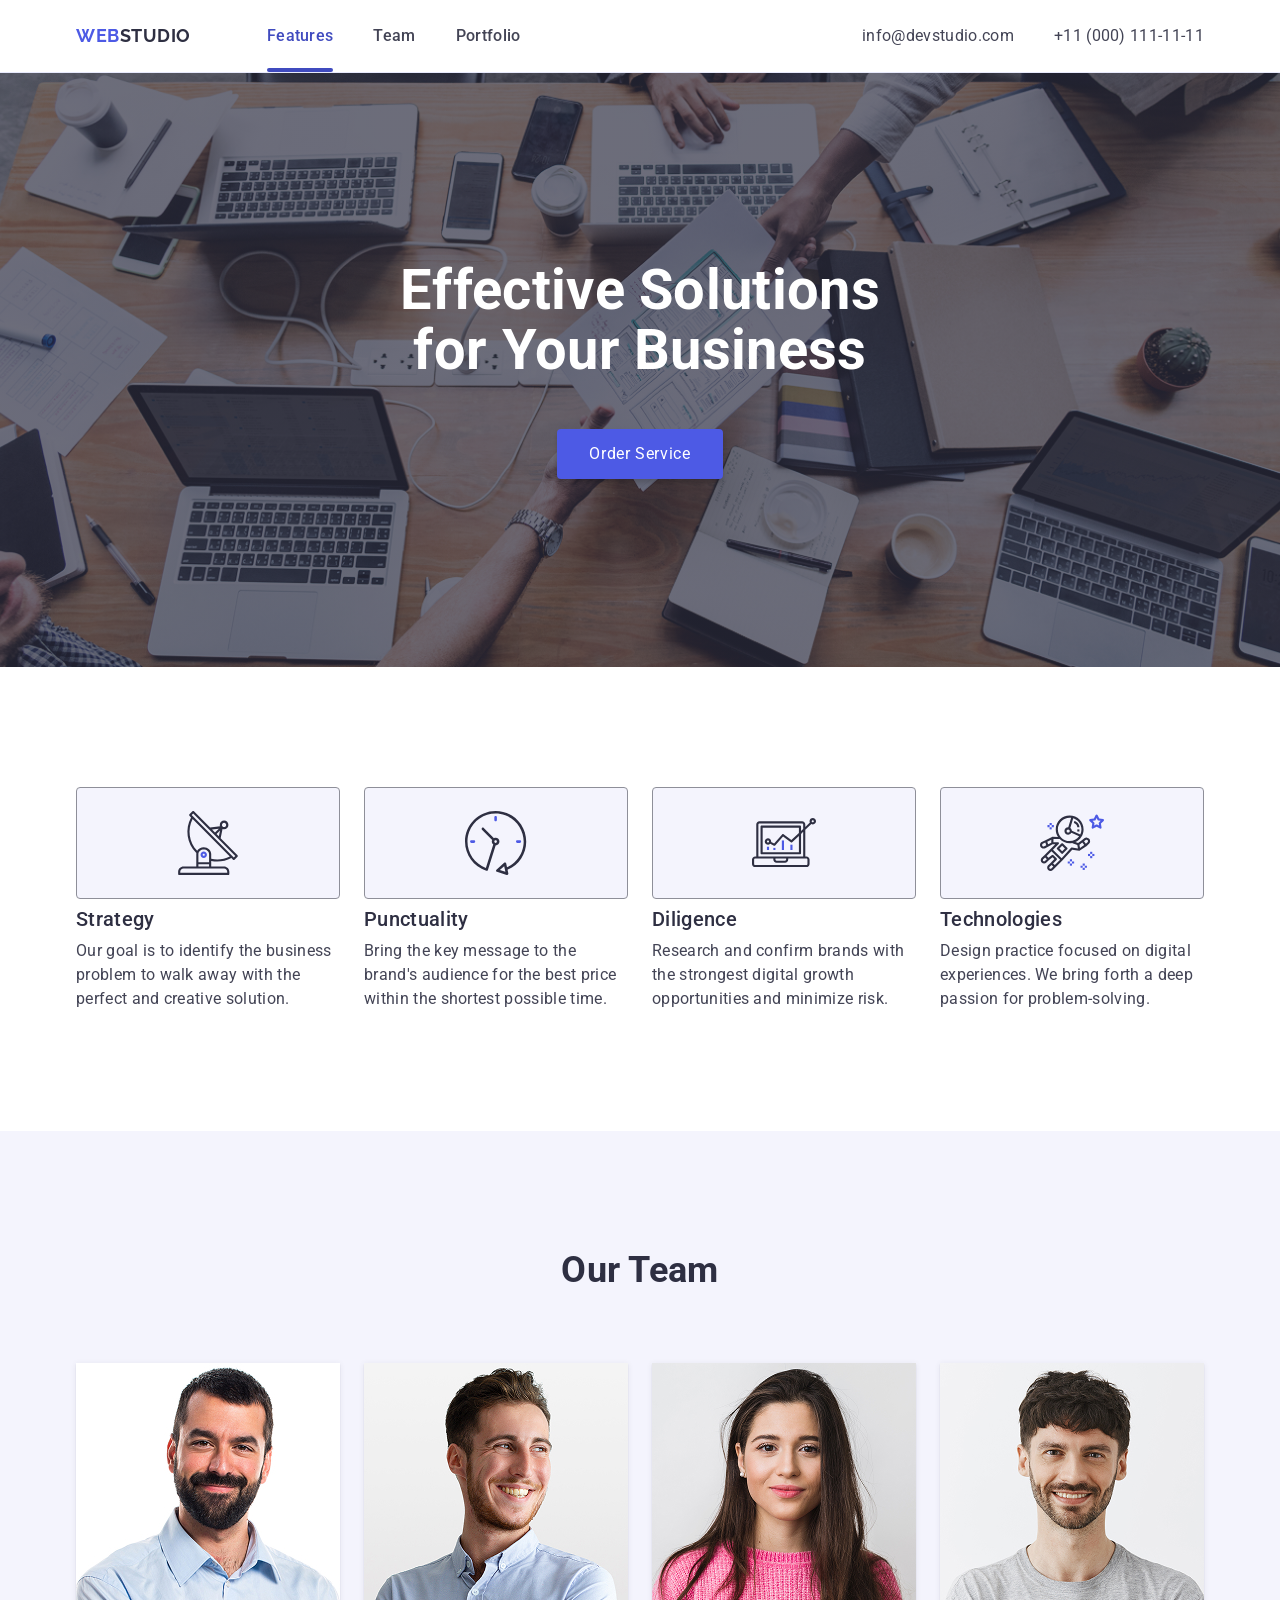
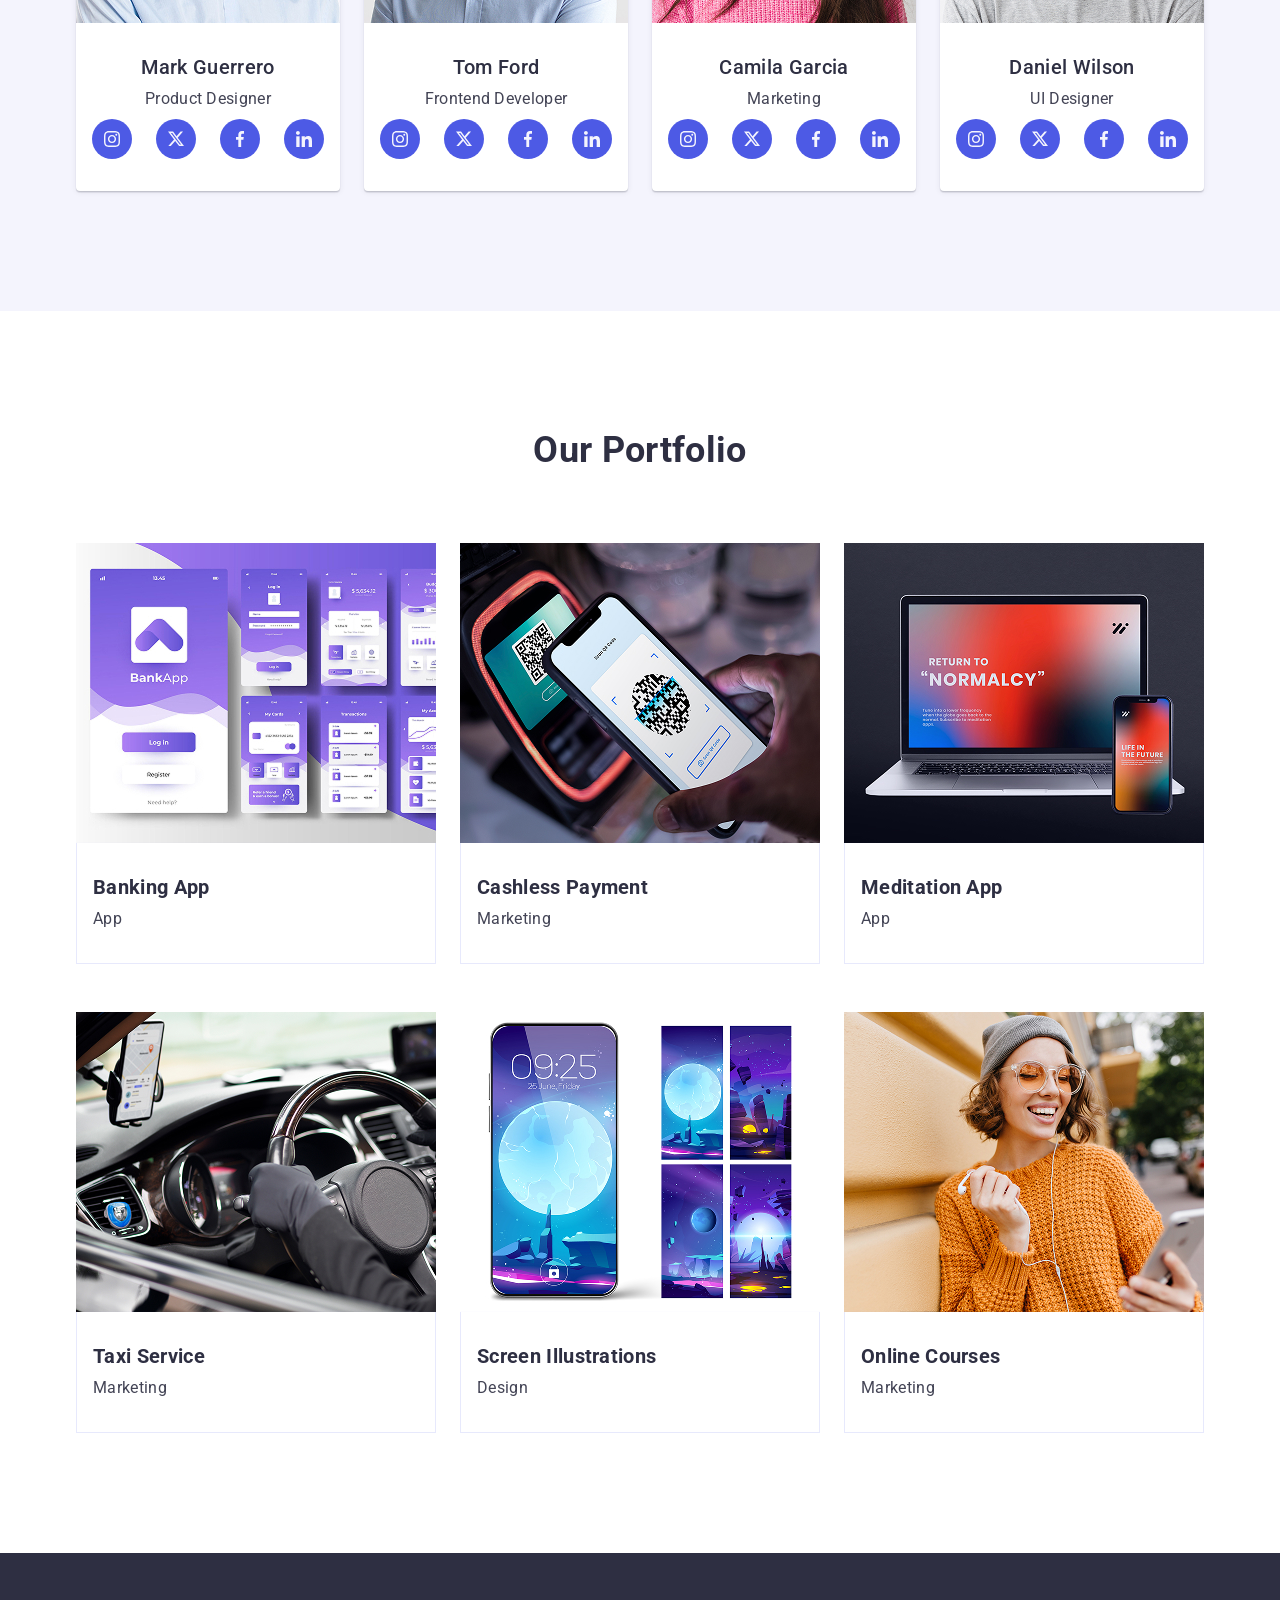
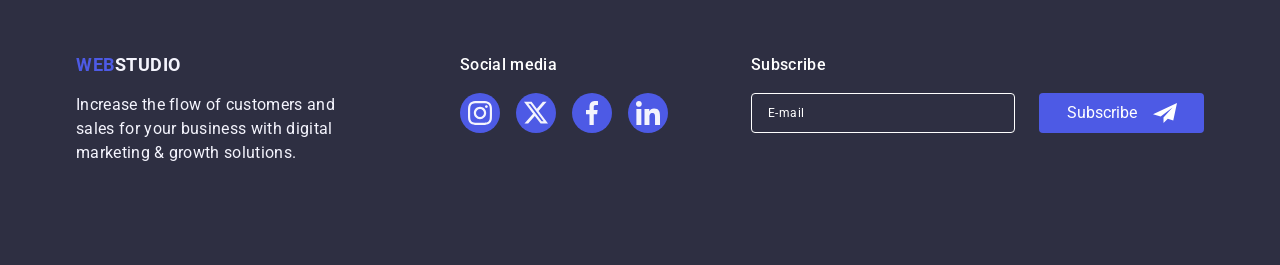
<file: index.html>
<!doctype html>
<html lang="en">
  <head>
    <meta charset="UTF-8" />
    <meta name="viewport" content="width=device-width, initial-scale=1.0" />
    <title>WebStudio</title>
    <link rel="preconnect" href="https://fonts.googleapis.com" />
    <link rel="preconnect" href="https://fonts.gstatic.com" crossorigin />
    <link
      href="https://fonts.googleapis.com/css2?family=Raleway:ital,wght@0,100..900;1,100..900&family=Roboto:ital,wght@0,100..900;1,100..900&display=swap"
      rel="stylesheet"
    />
    <link
      rel="stylesheet"
      href="https://cdnjs.cloudflare.com/ajax/libs/modern-normalize/3.0.1/modern-normalize.min.css"
      integrity="sha512-q6WgHqiHlKyOqslT/lgBgodhd03Wp4BEqKeW6nNtlOY4quzyG3VoQKFrieaCeSnuVseNKRGpGeDU3qPmabCANg=="
      crossorigin="anonymous"
      referrerpolicy="no-referrer"
    />
    <link rel="stylesheet" href="./css/main.css" />
  </head>
  <body>
    <!-- Header section-->
    <header class="header" id="header">
      <div class="container">
        <a class="logo" href="./index.html"
          ><span class="accent">Web</span>Studio</a
        >
        <nav class="main-nav">
          <ul class="main-nav-list">
            <li class="main-nav-item">
              <a class="main-nav-link current" href="#features">Features</a>
            </li>
            <li class="main-nav-item">
              <a class="main-nav-link" href="#team">Team</a>
            </li>
            <li class="main-nav-item">
              <a class="main-nav-link" href="#portfolio">Portfolio</a>
            </li>
          </ul>
        </nav>
        <address class="contacts">
          <ul class="contacts-list">
            <li class="contacts-item">
              <a class="contacts-link" href="mailto:info@devstudio.com"
                >info@devstudio.com</a
              >
            </li>
            <li class="contacts-item">
              <a class="contacts-link" href="tel:+110001111111"
                >+11 (000) 111-11-11</a
              >
            </li>
          </ul>
        </address>
        <button
          class="mobile-menu-btn"
          type="button"
          aria-label="Open menu"
          aria-controls="mobile-menu"
        >
          <svg class="mobile-menu-btn-icon" width="24" height="24">
            <use href="./images/icons.svg#menu"></use>
          </svg>
        </button>
      </div>
    </header>
    <!-- Main section-->
    <main>
      <!-- Hero section-->
      <section class="hero" id="hero">
        <div class="container">
          <h1 class="hero-title">Effective Solutions for Your Business</h1>
          <button class="button" type="button">Order&nbsp;Service</button>
        </div>
      </section>
      <!-- Features section-->
      <section class="features section" id="features">
        <div class="container">
          <h2 class="sr-only">Our features</h2>
          <ul class="features-list">
            <li class="features-item">
              <div class="features-wrapper">
                <svg class="features-icon" width="64" height="64">
                  <use href="./images/icons.svg#antena"></use>
                </svg>
              </div>
              <h3 class="features-title">Strategy</h3>
              <p class="features-text">
                Our goal is to identify the business problem to walk away with
                the perfect and creative solution.
              </p>
            </li>
            <li class="features-item">
              <div class="features-wrapper">
                <svg class="features-icon" width="64" height="64">
                  <use href="./images/icons.svg#clock"></use>
                </svg>
              </div>
              <h3 class="features-title">Punctuality</h3>
              <p class="features-text">
                Bring the key message to the brand's audience for the best price
                within the shortest possible time.
              </p>
            </li>
            <li class="features-item">
              <div class="features-wrapper">
                <svg class="features-icon" width="64" height="64">
                  <use href="./images/icons.svg#diagram"></use>
                </svg>
              </div>
              <h3 class="features-title">Diligence</h3>
              <p class="features-text">
                Research and confirm brands with the strongest digital growth
                opportunities and minimize risk.
              </p>
            </li>
            <li class="features-item">
              <div class="features-wrapper">
                <svg class="features-icon" width="64" height="64">
                  <use href="./images/icons.svg#astronaut"></use>
                </svg>
              </div>
              <h3 class="features-title">Technologies</h3>
              <p class="features-text">
                Design practice focused on digital experiences. We bring forth a
                deep passion for problem-solving.
              </p>
            </li>
          </ul>
        </div>
      </section>
      <!-- Team section-->
      <section class="team section" id="team">
        <div class="container">
          <h2 class="team-title">Our Team</h2>
          <ul class="team-list">
            <li class="team-item">
              <img
                class="team-image"
                src="./images/team-1.jpg"
                srcset="./images/team-1.jpg 1x, ./images/team-1@2x.jpg 2x"
                alt="Mark Guerrero"
                width="264"
                height="260"
              />
              <div class="card-content">
                <h3 class="team-caption">Mark Guerrero</h3>
                <p class="team-text">Product Designer</p>
                <ul class="socials">
                  <li class="socials-item">
                    <a
                      class="socials-link"
                      href="https://instagram.com"
                      target="_blank"
                      rel="noopener noreferrer"
                    >
                      <svg class="socials-icon" width="16" height="16">
                        <use href="./images/icons.svg#instagram"></use>
                      </svg>
                    </a>
                  </li>
                  <li class="socials-item">
                    <a
                      class="socials-link"
                      href="https://twitter.com"
                      target="_blank"
                      rel="noopener noreferrer"
                    >
                      <svg class="socials-icon" width="16" height="16">
                        <use href="./images/icons.svg#twitter"></use>
                      </svg>
                    </a>
                  </li>
                  <li class="socials-item">
                    <a
                      class="socials-link"
                      href="https://facebook.com"
                      target="_blank"
                      rel="noopener noreferrer"
                    >
                      <svg class="socials-icon" width="16" height="16">
                        <use href="./images/icons.svg#facebook"></use>
                      </svg>
                    </a>
                  </li>
                  <li class="socials-item">
                    <a
                      class="socials-link"
                      href="https://linkedin.com"
                      target="_blank"
                      rel="noopener noreferrer"
                    >
                      <svg class="socials-icon" width="16" height="16">
                        <use href="./images/icons.svg#linkedin"></use>
                      </svg>
                    </a>
                  </li>
                </ul>
              </div>
            </li>

            <li class="team-item">
              <img
                class="team-image"
                src="./images/team-2.jpg"
                srcset="./images/team-2.jpg 1x, ./images/team-2@2x.jpg 2x"
                alt="Tom Ford"
                width="264"
                height="260"
              />

              <div class="card-content">
                <h3 class="team-caption">Tom Ford</h3>
                <p class="team-text">Frontend Developer</p>
                <ul class="socials">
                  <li class="socials-item">
                    <a
                      class="socials-link"
                      href="https://instagram.com"
                      target="_blank"
                      rel="noopener noreferrer"
                    >
                      <svg class="socials-icon" width="16" height="16">
                        <use href="./images/icons.svg#instagram"></use>
                      </svg>
                    </a>
                  </li>
                  <li class="socials-item">
                    <a
                      class="socials-link"
                      href="https://twitter.com"
                      target="_blank"
                      rel="noopener noreferrer"
                    >
                      <svg class="socials-icon" width="16" height="16">
                        <use href="./images/icons.svg#twitter"></use>
                      </svg>
                    </a>
                  </li>
                  <li class="socials-item">
                    <a
                      class="socials-link"
                      href="https://facebook.com"
                      target="_blank"
                      rel="noopener noreferrer"
                    >
                      <svg class="socials-icon" width="16" height="16">
                        <use href="./images/icons.svg#facebook"></use>
                      </svg>
                    </a>
                  </li>
                  <li class="socials-item">
                    <a
                      class="socials-link"
                      href="https://linkedin.com"
                      target="_blank"
                      rel="noopener noreferrer"
                    >
                      <svg class="socials-icon" width="16" height="16">
                        <use href="./images/icons.svg#linkedin"></use>
                      </svg>
                    </a>
                  </li>
                </ul>
              </div>
            </li>
            <li class="team-item">
              <img
                class="team-image"
                src="./images/team-3.jpg"
                srcset="./images/team-3.jpg 1x, ./images/team-3@2x.jpg 2x"
                alt="Camila Garcia"
                width="264"
                height="260"
              />
              <div class="card-content">
                <h3 class="team-caption">Camila Garcia</h3>
                <p class="team-text">Marketing</p>
                <ul class="socials">
                  <li class="socials-item">
                    <a
                      class="socials-link"
                      href="https://instagram.com"
                      target="_blank"
                      rel="noopener noreferrer"
                    >
                      <svg class="socials-icon" width="16" height="16">
                        <use href="./images/icons.svg#instagram"></use>
                      </svg>
                    </a>
                  </li>
                  <li class="socials-item">
                    <a
                      class="socials-link"
                      href="https://twitter.com"
                      target="_blank"
                      rel="noopener noreferrer"
                    >
                      <svg class="socials-icon" width="16" height="16">
                        <use href="./images/icons.svg#twitter"></use>
                      </svg>
                    </a>
                  </li>
                  <li class="socials-item">
                    <a
                      class="socials-link"
                      href="https://facebook.com"
                      target="_blank"
                      rel="noopener noreferrer"
                    >
                      <svg class="socials-icon" width="16" height="16">
                        <use href="./images/icons.svg#facebook"></use>
                      </svg>
                    </a>
                  </li>
                  <li class="socials-item">
                    <a
                      class="socials-link"
                      href="https://linkedin.com"
                      target="_blank"
                      rel="noopener noreferrer"
                    >
                      <svg class="socials-icon" width="16" height="16">
                        <use href="./images/icons.svg#linkedin"></use>
                      </svg>
                    </a>
                  </li>
                </ul>
              </div>
            </li>
            <li class="team-item">
              <img
                class="team-image"
                src="./images/team-4.jpg"
                srcset="./images/team-4.jpg 1x, ./images/team-4@2x.jpg 2x"
                alt="Daniel Wilson"
                width="264"
                height="260"
              />
              <div class="card-content">
                <h3 class="team-caption">Daniel Wilson</h3>
                <p class="team-text">UI Designer</p>
                <ul class="socials">
                  <li class="socials-item">
                    <a
                      class="socials-link"
                      href="https://instagram.com"
                      target="_blank"
                      rel="noopener noreferrer"
                    >
                      <svg class="socials-icon" width="16" height="16">
                        <use href="./images/icons.svg#instagram"></use>
                      </svg>
                    </a>
                  </li>
                  <li class="socials-item">
                    <a
                      class="socials-link"
                      href="https://twitter.com"
                      target="_blank"
                      rel="noopener noreferrer"
                    >
                      <svg class="socials-icon" width="16" height="16">
                        <use href="./images/icons.svg#twitter"></use>
                      </svg>
                    </a>
                  </li>
                  <li class="socials-item">
                    <a
                      class="socials-link"
                      href="https://facebook.com"
                      target="_blank"
                      rel="noopener noreferrer"
                    >
                      <svg class="socials-icon" width="16" height="16">
                        <use href="./images/icons.svg#facebook"></use>
                      </svg>
                    </a>
                  </li>
                  <li class="socials-item">
                    <a
                      class="socials-link"
                      href="https://linkedin.com"
                      target="_blank"
                      rel="noopener noreferrer"
                    >
                      <svg class="socials-icon" width="16" height="16">
                        <use href="./images/icons.svg#linkedin"></use>
                      </svg>
                    </a>
                  </li>
                </ul>
              </div>
            </li>
          </ul>
        </div>
      </section>
      <!--Portfolio section-->
      <section class="portfolio section" id="portfolio">
        <div class="container">
          <h2 class="portfolio-title">Our Portfolio</h2>
          <ul class="portfolio-list">
            <li class="portfolio-item" tabindex="0">
              <div class="portfolio-thumb">
                <img
                  class="portfolio-ill"
                  src="./images/portfolio-1.jpg"
                  srcset="
                    ./images/portfolio-1.jpg    1x,
                    ./images/portfolio-1@2x.jpg 2x
                  "
                  alt="Mobile banking app user interface"
                  width="360"
                  height="300"
                />
                <p class="overlay">
                  14 Stylish and User-Friendly App Design Concepts · Task
                  Manager App · Calorie Tracker App · Exotic Fruit Ecommerce App
                  · Cloud Storage App
                </p>
              </div>
              <div class="project-card">
                <h3 class="portfolio-caption">Banking App</h3>
                <p class="portfolio-text">App</p>
              </div>
            </li>
            <li class="portfolio-item" tabindex="0">
              <div class="portfolio-thumb">
                <img
                  class="portfolio-ill"
                  src="./images/portfolio-2.jpg"
                  srcset="
                    ./images/portfolio-2.jpg    1x,
                    ./images/portfolio-2@2x.jpg 2x
                  "
                  alt="Contactless payment using a smartphone at a terminal"
                  width="360"
                  height="300"
                />
                <p class="overlay">
                  14 Stylish and User-Friendly App Design Concepts · Task
                  Manager App · Calorie Tracker App · Exotic Fruit Ecommerce App
                  · Cloud Storage App
                </p>
              </div>
              <div class="project-card">
                <h3 class="portfolio-caption">Cashless Payment</h3>
                <p class="portfolio-text">Marketing</p>
              </div>
            </li>
            <li class="portfolio-item" tabindex="0">
              <div class="portfolio-thumb">
                <img
                  class="portfolio-ill"
                  src="./images/portfolio-3.jpg"
                  srcset="
                    ./images/portfolio-3.jpg    1x,
                    ./images/portfolio-3@2x.jpg 2x
                  "
                  alt="Laptop and smartphone showing the meditation app interface"
                  width="360"
                  height="300"
                />
                <p class="overlay">
                  14 Stylish and User-Friendly App Design Concepts · Task
                  Manager App · Calorie Tracker App · Exotic Fruit Ecommerce App
                  · Cloud Storage App
                </p>
              </div>
              <div class="project-card">
                <h3 class="portfolio-caption">Meditation App</h3>
                <p class="portfolio-text">App</p>
              </div>
            </li>
            <li class="portfolio-item" tabindex="0">
              <div class="portfolio-thumb">
                <img
                  class="portfolio-ill"
                  src="./images/portfolio-4.jpg"
                  srcset="
                    ./images/portfolio-4.jpg    1x,
                    ./images/portfolio-4@2x.jpg 2x
                  "
                  alt="Smartphone displaying a taxi app mouted on a car dashboard"
                  width="360"
                  height="300"
                />
                <p class="overlay">
                  14 Stylish and User-Friendly App Design Concepts · Task
                  Manager App · Calorie Tracker App · Exotic Fruit Ecommerce App
                  · Cloud Storage App
                </p>
              </div>
              <div class="project-card">
                <h3 class="portfolio-caption">Taxi Service</h3>
                <p class="portfolio-text">Marketing</p>
              </div>
            </li>
            <li class="portfolio-item" tabindex="0">
              <div class="portfolio-thumb">
                <img
                  class="portfolio-ill"
                  src="./images/portfolio-5.jpg"
                  srcset="
                    ./images/portfolio-5.jpg    1x,
                    ./images/portfolio-5@2x.jpg 2x
                  "
                  alt="Set of colorful digital illustrations on a smartphone screens"
                  width="360"
                  height="300"
                />
                <p class="overlay">
                  14 Stylish and User-Friendly App Design Concepts · Task
                  Manager App · Calorie Tracker App · Exotic Fruit Ecommerce App
                  · Cloud Storage App
                </p>
              </div>
              <div class="project-card">
                <h3 class="portfolio-caption">Screen Illustrations</h3>
                <p class="portfolio-text">Design</p>
              </div>
            </li>
            <li class="portfolio-item" tabindex="0">
              <div class="portfolio-thumb">
                <img
                  class="portfolio-ill"
                  src="./images/portfolio-6.jpg"
                  srcset="
                    ./images/portfolio-6.jpg    1x,
                    ./images/portfolio-6@2x.jpg 2x
                  "
                  alt="Smiling woman in a yellow sweater holding a smartphone"
                  width="360"
                  height="300"
                />
                <p class="overlay">
                  14 Stylish and User-Friendly App Design Concepts · Task
                  Manager App · Calorie Tracker App · Exotic Fruit Ecommerce App
                  · Cloud Storage App
                </p>
              </div>
              <div class="project-card">
                <h3 class="portfolio-caption">Online Courses</h3>
                <p class="portfolio-text">Marketing</p>
              </div>
            </li>
          </ul>
        </div>
      </section>
    </main>
    <!-- Footer section-->
    <footer class="footer" id="footer">
      <div class="container">
        <div class="footer-slogan">
          <a class="footer-logo" href="./index.html" rel="noopener noreferrer"
            ><span class="accent">Web</span>Studio</a
          >
          <p class="footer-text">
            Increase the flow of customers and sales for your business with
            digital marketing & growth solutions.
          </p>
        </div>

        <div class="footer-wrapper">
          <p class="footer-title">Social media</p>
          <ul class="socials socials-light">
            <li class="socials-item">
              <a
                class="socials-link"
                href="https://instagram.com"
                target="_blank"
                rel="noopener noreferrer"
              >
                <svg class="socials-icon" width="24" height="24">
                  <use href="./images/icons.svg#instagram"></use>
                </svg>
              </a>
            </li>
            <li class="socials-item">
              <a
                class="socials-link"
                href="https://twitter.com"
                target="_blank"
                rel="noopener noreferrer"
              >
                <svg class="socials-icon" width="24" height="24">
                  <use href="./images/icons.svg#twitter"></use>
                </svg>
              </a>
            </li>
            <li class="socials-item">
              <a
                class="socials-link"
                href="https://facebook.com"
                target="_blank"
                rel="noopener noreferrer"
              >
                <svg class="socials-icon" width="24" height="24">
                  <use href="./images/icons.svg#facebook"></use>
                </svg>
              </a>
            </li>
            <li class="socials-item">
              <a
                class="socials-link"
                href="https://linkedin.com"
                target="_blank"
                rel="noopener noreferrer"
              >
                <svg class="socials-icon" width="24" height="24">
                  <use href="./images/icons.svg#linkedin"></use>
                </svg>
              </a>
            </li>
          </ul>
        </div>
        <div class="footer-wrapper-form">
          <p class="footer-title-form">Subscribe</p>
          <form class="footer-form" name="subscription">
            <label class="footer-form-field">
              <input
                class="footer-form-input"
                type="email"
                name="user_subscription"
                placeholder="E-mail"
              />
            </label>
            <button class="footer-form-button" type="submit">
              Subscribe
              <svg class="button-icon" width="24" height="24">
                <use href="./images/icons.svg#send"></use>
              </svg>
            </button>
          </form>
        </div>
      </div>
    </footer>
    <!-- Mobile menu -->

    <div class="mobile-menu" id="mobile-menu">
      <div class="mobile-menu-container">
        <button class="mobile-menu-btn" type="button" aria-label="Close menu">
          <svg class="mobile-menu-btn-icon" width="8" height="8">
            <use href="./images/icons.svg#close"></use>
          </svg>
        </button>
        <nav>
          <ul class="mobile-menu-list">
            <li class="mobile-menu-item">
              <a href="#features" class="mobile-menu-link active">Features</a>
            </li>
            <li class="mobile-menu-item">
              <a href="#team" class="mobile-menu-link">Team</a>
            </li>
            <li class="mobile-menu-item">
              <a href="#portfolio" class="mobile-menu-link">Portfolio</a>
            </li>
          </ul>
        </nav>
        <div class="mobile-menu-wrapper">
          <address class="contacts">
            <ul class="contacts-list">
              <li class="contacts-item">
                <a class="contacts-link active" href="tel:+110001111111"
                  >+11 (000) 111-11-11</a
                >
              </li>
              <li class="contacts-item">
                <a class="contacts-link" href="mailto:info@devstudio.com"
                  >info@devstudio.com</a
                >
              </li>
            </ul>
          </address>
          <ul class="socials socials-light">
            <li class="socials-item">
              <a
                class="socials-link"
                href="https://instagram.com"
                target="_blank"
                rel="noopener noreferrer"
              >
                <svg class="socials-icon" width="24" height="24">
                  <use href="./images/icons.svg#instagram"></use>
                </svg>
              </a>
            </li>
            <li class="socials-item">
              <a
                class="socials-link"
                href="https://twitter.com"
                target="_blank"
                rel="noopener noreferrer"
              >
                <svg class="socials-icon" width="24" height="24">
                  <use href="./images/icons.svg#twitter"></use>
                </svg>
              </a>
            </li>
            <li class="socials-item">
              <a
                class="socials-link"
                href="https://facebook.com"
                target="_blank"
                rel="noopener noreferrer"
              >
                <svg class="socials-icon" width="24" height="24">
                  <use href="./images/icons.svg#facebook"></use>
                </svg>
              </a>
            </li>
            <li class="socials-item">
              <a
                class="socials-link"
                href="https://linkedin.com"
                target="_blank"
                rel="noopener noreferrer"
              >
                <svg class="socials-icon" width="24" height="24">
                  <use href="./images/icons.svg#linkedin"></use>
                </svg>
              </a>
            </li>
          </ul>
        </div>
      </div>
    </div>
    <!-- Modal window-->
    <div class="backdrop" id="modal">
      <div class="modal">
        <button class="modal-btn" type="button" aria-label="Close modal button">
          <svg class="modal-btn-icon" width="8" height="8">
            <use href="./images/icons.svg#close"></use>
          </svg>
        </button>
        <p class="modal-caption">
          Leave your contacts and we will call you back
        </p>
        <form class="modal-form" name="callback">
          <div class="modal-form-field">
            <label class="modal-form-label" for="user_name">Name</label>
            <div class="modal-form-wrapper">
              <input
                class="modal-form-input"
                type="text"
                id="user_name"
                name="user_name"
              />
              <svg class="modal-form-icon" width="18" height="24">
                <use href="./images/icons.svg#person"></use>
              </svg>
            </div>
          </div>
          <div class="modal-form-field">
            <label class="modal-form-label" for="user_phone">Phone</label>
            <div class="modal-form-wrapper">
              <input
                class="modal-form-input"
                type="tel"
                id="user_phone"
                name="user_phone"
              />
              <svg class="modal-form-icon" width="18" height="24">
                <use href="./images/icons.svg#phone"></use>
              </svg>
            </div>
          </div>
          <div class="modal-form-field">
            <label class="modal-form-label" for="user_email">Email</label>
            <div class="modal-form-wrapper">
              <input
                class="modal-form-input"
                type="email"
                id="user_email"
                name="user_email"
              />
              <svg class="modal-form-icon" width="18" height="24">
                <use href="./images/icons.svg#email"></use>
              </svg>
            </div>
          </div>
          <div class="modal-form-field">
            <label class="modal-form-label" for="user_comment">Comment</label>
            <div class="modal-form-wrapper">
              <textarea
                class="modal-form-comment"
                name="user_comment"
                id="user_comment"
                placeholder="Text input"
              ></textarea>
            </div>
          </div>
          <div class="modal-form-agreement">
            <input
              class="checkbox sr-only"
              type="checkbox"
              name="user_policy"
              id="user_policy"
            />
            <label class="modal-form-policy" for="user_policy">
              <span class="modal-form-checkbox">
                <svg class="modal-form-checkbox-icon" width="10" height="8">
                  <use href="./images/icons.svg#check-mark"></use>
                </svg>
              </span>
              I accept the terms and conditions of the
              <a
                class="modal-form-link"
                href="#"
                target="_blank"
                rel="noopener noreferrer"
                >Privacy Policy</a
              >
            </label>
          </div>
          <button class="button modal-btn-submit" type="submit">Send</button>
        </form>
      </div>
    </div>
  </body>
</html>
</file>
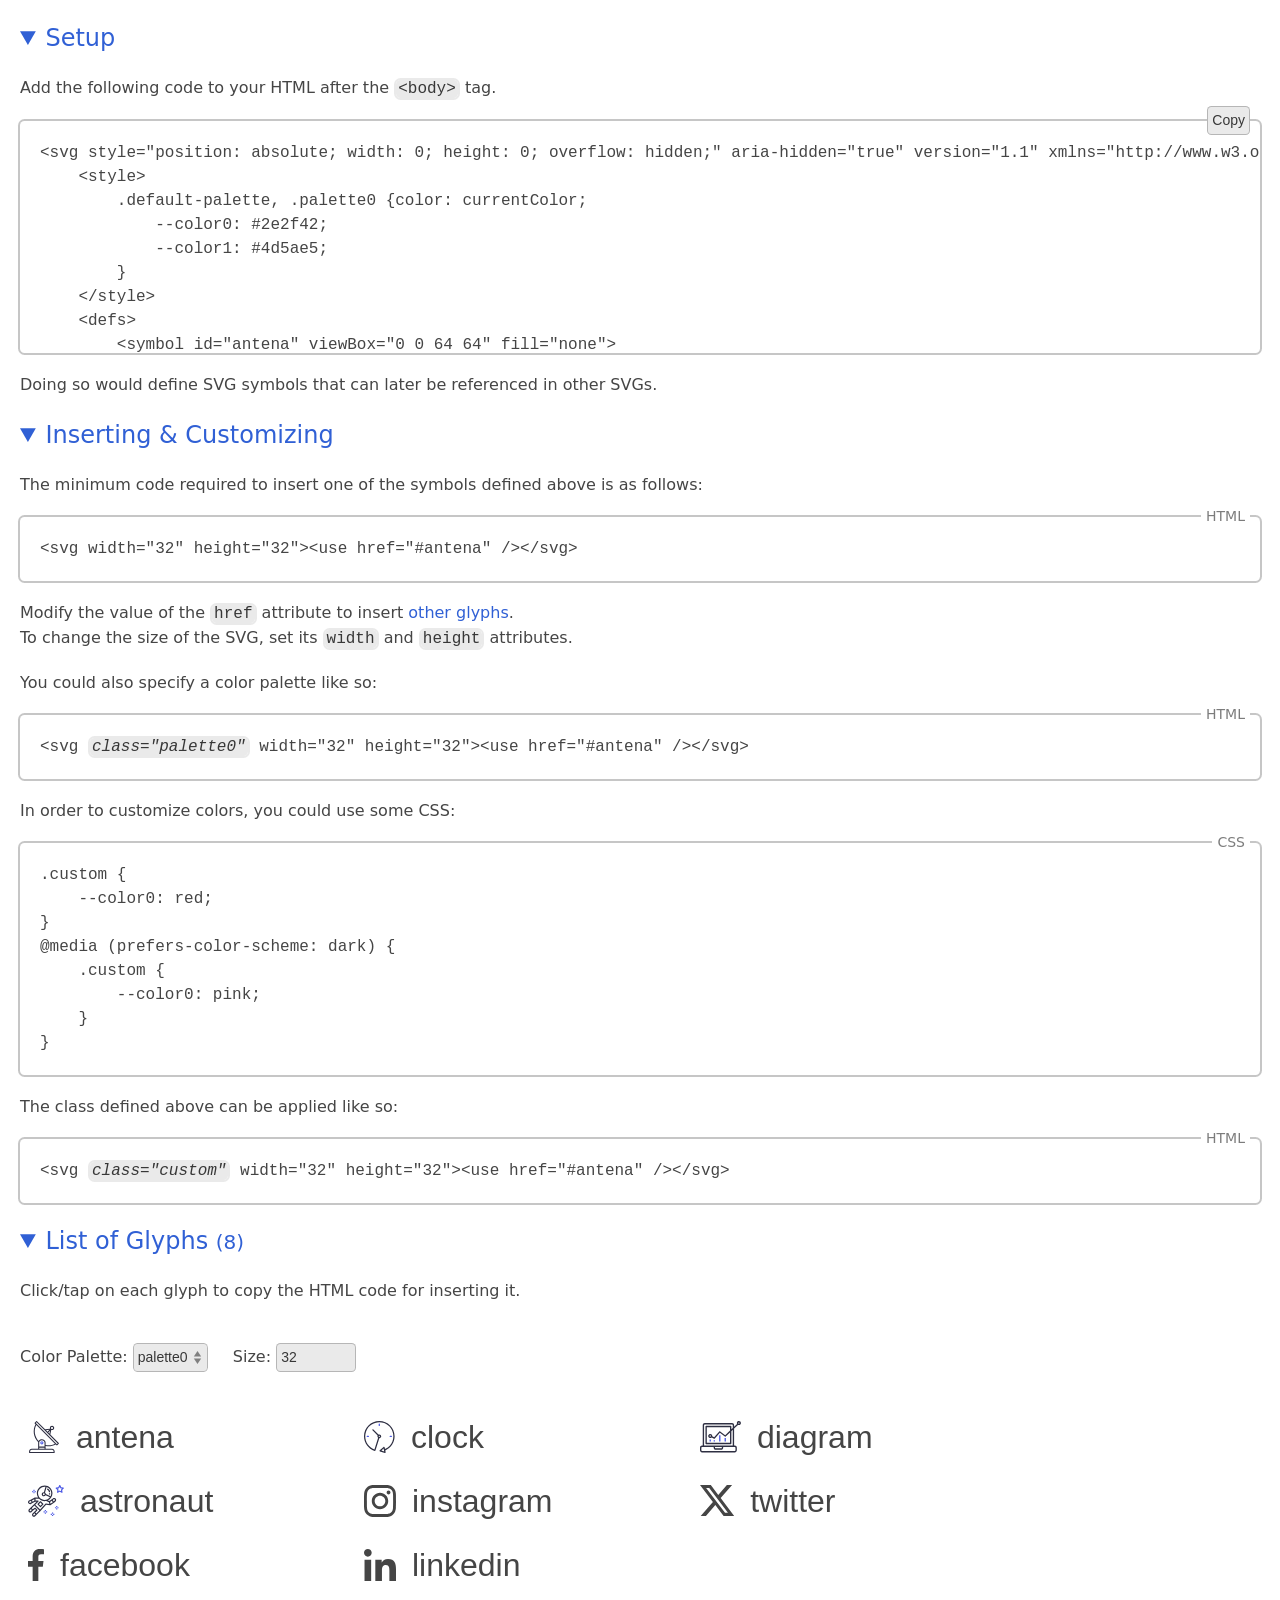
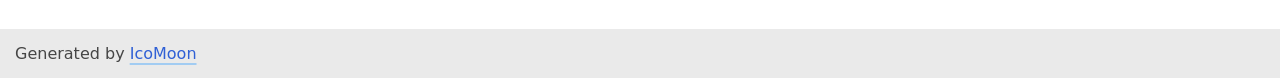
<file: images/demo.html>
<!doctype html>
<html lang="en">
<head>
    <title>SVG symbol defs | Demo &amp; Reference</title>
    <meta charset="utf-8">
    <meta name="viewport" content="width=device-width, initial-scale=1">
    <meta name="description" content="">
    <!-- The following CSS is not required for using generated glyphs. -->
    <style>::selection{color:var(--off7);background:var(--blue2)}a{color:var(--blue0);text-decoration:none}a:active{color:var(--off7)}@media (hover){a:hover{color:var(--off7)}}.decoratedLinks a{text-decoration:underline;text-decoration-thickness:2px;text-decoration-skip-ink:none;text-decoration-color:var(--color, var(--blue2));text-underline-offset:4px;transition:text-decoration .3s,text-decoration-color .5s,text-underline-offset .3s,color .2s}.decoratedLinks a:hover{--color: var(--off5);text-underline-offset:6px}.decoratedLinks ._noLine,.undecoratedLinks a{text-decoration:none}.decoratedLinks a:focus-visible{text-decoration:none}@keyframes focusRingAnimation{0%{outline-width:4px}}:root,:root.light{color-scheme:light;background:var(--on2);color:var(--fg);font-family:ui-sans-serif,system-ui,-apple-system,sans-serif;font-size:16px;line-height:1.5;--bg: #eaeaea;--fg: #454545;--red-rgb: 215, 0, 21;--red: rgb(var(--red-rgb));--orange: rgb(242, 141, 0);--green: #00a100;--focus: rgba(0, 195, 255, .8);--blue0: #3060d5;--blue2: #a2ccf2;--on2: #fff;--off4: rgba(0, 0, 0, .2254);--off5: rgba(0, 0, 0, .5127);--off6: rgba(0, 0, 0, .7659);--off7: #000}@media (prefers-color-scheme: dark){:root{color-scheme:dark;--bg: #242424;--fg: #bababa;--red-rgb: 255, 105, 97;--red: rgb(var(--red-rgb));--orange: rgb(255, 159, 10);--green: #5eba6e;--focus: rgba(0, 137, 179, .8);--blue0: #8abbef;--blue2: #3e6486;--on2: #000;--off4: rgba(255, 255, 255, .1649);--off5: rgba(255, 255, 255, .4257);--off6: rgba(255, 255, 255, .8142);--off7: #fff}}:root.dark{color-scheme:dark;--bg: #242424;--fg: #bababa;--red-rgb: 255, 105, 97;--red: rgb(var(--red-rgb));--orange: rgb(255, 159, 10);--green: #5eba6e;--focus: rgba(0, 137, 179, .8);--blue0: #8abbef;--blue2: #3e6486;--on2: #000;--off4: rgba(255, 255, 255, .1649);--off5: rgba(255, 255, 255, .4257);--off6: rgba(255, 255, 255, .8142);--off7: #fff}.mvn{margin-bottom:0;margin-top:0}.rltv{position:relative}.monospace,code,pre{font-family:ui-monospace,SFMono-Regular,SF Mono,Menlo,Consolas,Liberation Mono,monospace}body{margin:0;min-height:calc(100vh - 20px);padding-top:20px}details,section{padding:0 20px}details{margin-bottom:20px}details[open]{margin-bottom:0}summary{color:var(--blue0);cursor:default;font-size:1.5em;width:fit-content}summary:hover,summary:active{color:var(--off7)}h1,summary{font-weight:500}h1,strong,code,em{color:var(--off6)}code,em{background:var(--bg);box-shadow:0 0 0 2px var(--bg);margin:0 2px;padding:0 2px}footer{background:var(--bg);line-height:19px;margin-top:20px;padding:15px;position:sticky;top:100%}p{max-width:76ch}p,pre{margin-bottom:20px;margin-top:20px}ul{list-style-position:inside;margin:20px 0;padding:20px}.br0,a,button,code,em,input,pre,select,summary,textarea,ul{border-radius:4.5px}input,select,.copy{box-shadow:inset 0 0 0 1px var(--off4);background-color:var(--bg);border:0;color:var(--off6);font-size:14px;line-height:19px;margin:0;padding:5px}input:hover,input:active,select:hover,select:active,.copy:hover,.copy:active{color:var(--off7);box-shadow:inset 0 0 0 1px var(--off5)}input:focus,select:focus,.copy:focus{box-shadow:none}select{appearance:none;background-image:url([data-uri]);background-position:right center;background-repeat:no-repeat;background-size:1.5em 50%;padding-right:20px}label{display:inline-block;margin:20px 20px 0 0}:focus-visible{outline:3px solid;outline-color:var(--focus);box-shadow:none}:focus-visible:not(:invalid){animation:focusRingAnimation .2s}pre{box-shadow:0 0 0 2px var(--off4);overflow:scroll;padding:20px;position:relative}textarea{background:none;border:0;box-shadow:0 0 0 2px var(--off4);color:var(--fg);display:block;font-size:1rem;margin:10px 0;min-height:1.5em;padding:5px;resize:vertical;width:calc(100% - 10px)}[data-lang]{position:relative}[data-lang]:after{background:var(--on2);border-radius:4.5px;color:var(--off5);content:attr(data-lang);font-size:14px;line-height:1;padding:2px 5px;position:absolute;right:10px;top:-.7em}.copy{position:absolute;right:10px;top:-15px}.copy:disabled{background:var(--on2);box-shadow:inset 0 0 0 1px var(--green);color:var(--green);font-weight:600}
._demo_glyphs {
    background: var(--background, transparent);
    display: flex;
    flex-wrap: wrap;
    margin: 20px -20px 0;
    padding: 5px 20px 20px;
}

@media (prefers-color-scheme: dark) {
    :root.light ._demo_glyphs {
        background: var(--background, #000);
        color: #bababa;
        --on2: #000;
        --off4: currentColor;
        --green: #5eba6e;
    }
}
@media (prefers-color-scheme: light) {
    :root.light ._demo_glyphs {
        background: var(--background, #fff);
        color: #454545;
        --on2: #fff;
        --off4: currentColor;
        --green: #00a100;
    }
}

._demo_glyph {
    background: none;
    border: none;
    color: var(--color);
    font-family: sans-serif !important;
    font-size: var(--glyph-size);
    line-height: 1;
    margin: 1rem 1rem 0 0;
    overflow: hidden;
    padding: 0.5rem;
    padding: max(0.5rem, 0.15625em);
    text-align: left;
    text-overflow: ellipsis;
    white-space: nowrap;
    width: 10em;
    width: max(10em, 15rem);
}
._demo_glyph span {
    pointer-events: none;
}
.centered {
    display: flex;
    align-items: center;
}
.glyphTitle {
    overflow: hidden;
    text-overflow: ellipsis;
    line-height: 1.25;
}
button._demo_glyph:hover {
    box-shadow: 0 0 0 2px var(--color, var(--off4));
}
button._demo_glyph:active {
    box-shadow: 0 0 0 2px var(--color, var(--fg));
}
button._demo_glyph._demo_copied {
    box-shadow: 0 0 0 2px var(--green);
}
._demo_copied {
    position: relative;
}
._demo_copied::before {
    content: "";
}
._demo_copied::after {
    align-items: center;
    background: linear-gradient(to left, var(--background, var(--on2)) 8ch, transparent);
    color: var(--color, var(--green));
    content: "✓ Copied";
    display: flex;
    font-family: ui-sans-serif,system-ui,-apple-system,sans-serif !important;
    font-size: max(1rem, 0.5em);
    height: 100%;
    justify-content: right;
    line-height: 1;
    padding-right: 0.5em;
    position: absolute;
    right: 0;
    top: 0;
    width: 50%;
}
#_demo_defs-wrapper {position: relative;} #_demo_setup {max-height: 8lh;} #_demo_size {width: 5em;} ._demo_glyph svg {flex-shrink: 0; margin-right: 1rem; pointer-events: none;} body {--glyph-size: 32px;}</style>
</head>
<body>
<svg style="position: absolute; width: 0; height: 0; overflow: hidden;" aria-hidden="true" version="1.1" xmlns="http://www.w3.org/2000/svg" xmlns:xlink="http://www.w3.org/1999/xlink">
    <style>
        .default-palette, .palette0 {color: currentColor;
            --color0: #2e2f42;
            --color1: #4d5ae5;
        }
    </style>
    <defs>
        <symbol id="antena" viewBox="0 0 64 64" fill="none">
            <path fill="var(--color0, #2e2f42)" d="M61.5463 44.1952 44.6599 27.1851l1.8741-9.231c0.4836 0.1888 0.9978 0.2875 1.5168 0.2912h0.0128c2.3846 0.0282 4.3404-1.882 4.3687-4.2665s-1.882-4.3404-4.2665-4.3687c-2.3846-0.0281-4.3404 1.882-4.3687 4.2666-6e-3 0.5102 0.0784 1.0174 0.2495 1.4982l-9.92 1.2107L17.9452 0.32C17.7467 0.1175 17.4757 23e-4 17.1921 0c-0.28 15e-4-0.5481 0.1129-0.7466 0.3104l-3.0251 3.008c-0.4164 0.4165-0.4164 1.0917 0 1.5083l1.6277 1.6512c-6.3061 11.5958-4.2578 25.9556 5.039 35.3258 0.0853 0.0816 0.1842 0.1476 0.2922 0.1952-0.0672 0.361-0.1022 0.7272-0.1045 1.0944v12.3734h-12.8C4.5308 55.4701 2.145 57.856 2.1415 60.8l0 2.1333C2.1415 63.5224 2.6191 64 3.2082 64h49.0666c0.5891 0 1.0667-0.4776 1.0667-1.0667V60.8c-35e-4-2.944-2.3893-5.3299-5.3333-5.3333h-12.8v-5.4838c2.0052 0.4206 4.0482 0.635 6.097 0.64 4.9163-53e-4 9.7543-1.2309 14.08-3.5669l1.6363 1.6459c0.1985 0.2025 0.4695 0.3177 0.7531 0.32 0.28-15e-4 0.5481-0.113 0.7466-0.3104l3.0251-3.008c0.4164-0.4166 0.4164-1.0918 0-1.5083zM46.5596 12.4661c0.8354-0.8309 2.1862-0.8272 3.017 82e-4 0.8309 0.8353 0.8272 2.1861-82e-4 3.0169-0.3998 0.3977-0.9409 0.6209-1.5049 0.6208h-64e-4c-1.1781-61e-4-2.1284-0.9661-2.1223-2.1444 3e-3-0.564 0.2291-1.1037 0.629-1.5015zM44.0487 19.4752l-1.1968 5.8912-2.351-2.3648zM42.837 17.6715l-3.84 3.8176-2.9707-2.9867zM48.0082 57.6c1.7673 0 3.2 1.4327 3.2 3.2v1.0667H4.2748l0-1.0667c0-1.7673 1.4327-3.2 3.2-3.2zM33.0748 53.3333v2.1334H22.4081v-2.1334zM22.4081 51.2v-8.1067c0-2.5877 2.3926-4.6933 5.3334-4.6933s5.3333 2.1056 5.3333 4.6933V51.2zM35.2082 47.808v-4.7147c0-3.7642-3.3494-6.8266-7.4667-6.8266-2.6622-0.0408-5.1515 1.3142-6.5622 3.5722-8.1154-8.5476-9.9429-21.2904-4.5572-31.7742l37.2037 37.4169c-5.7448 2.9224-12.3303 3.7452-18.6176 2.3264zM57.7863 46.4405 17.1815 5.5915 15.6721 4.0789l1.5094-1.504 15.8698 15.9595c75e-4 0 0.0118 0.0139 0.0193 0.0192l26.2293 26.3829z" />
            <path fill="var(--color1, #4d5ae5)" d="M27.7511 40.5333h-96e-4c-1.7673-26e-4-3.2021 1.4279-3.2048 3.1952-27e-4 1.7674 1.4279 3.2022 3.1952 3.2048h96e-4c1.7673 27e-4 3.2021-1.4278 3.2048-3.1952 26e-4-1.7673-1.4279-3.2021-3.1952-3.2048zM28.4978 44.4896c-0.2008 0.1997-0.473 0.3115-0.7563 0.3104-0.5891-31e-4-1.0641-0.4831-1.0611-1.0721 15e-4-0.282 0.1146-0.5519 0.3144-0.7508 0.1986-0.1975 0.4667-0.309 0.7467-0.3104 0.5891 3e-3 1.0641 0.483 1.0611 1.0721-15e-4 0.282-0.1146 0.5519-0.3144 0.7508z" />
        </symbol>
        <symbol id="clock" viewBox="0 0 62 64" fill="var(--color1, #4d5ae5)">
            <path fill="var(--color0, #2e2f42)" d="M61.2183 30.6025C61.2149 13.6978 47.5078-34e-4 30.6025 0 13.6978 34e-4-34e-4 13.7109 0 30.6157 29e-4 43.9316 8.6138 55.7178 21.2988 59.7681c0.1211 0.0381 0.2471 0.0576 0.3736 0.0571 0.2412-5e-4 0.4775-0.0649 0.685-0.1875 0.27-0.1597 0.4717-0.4136 0.5664-0.7129l7.73-24.5c2.1133-0.0107 3.8174-1.7329 3.8062-3.8457-0.0108-2.1133-1.7325-3.8174-3.8457-3.8066-0.5684 24e-4-1.1294 0.1333-1.6402 0.3828L18.7622 16.9419c-0.5068-0.4893-1.314-0.4751-1.8032 0.0312-0.4776 0.4947-0.4776 1.2779 0 1.7725l10.2065 10.2183c-0.7832 1.5986-0.3354 3.5283 1.0728 4.6181L20.873 56.9277C6.3174 51.5659-1.1357 35.4199 4.2261 20.8643 9.5879 6.3086 25.7339-1.1445 40.2896 4.2173 54.8452 9.5791 62.2983 25.7256 56.9365 40.2808c-2.6196 7.1113-8.0019 12.8623-14.9243 15.9467l-0.7959-3.7485c-0.1455-0.689-0.8227-1.1294-1.5117-0.9834-0.2173 0.0464-0.419 0.1485-0.585 0.2964l-7.6738 6.8511c-0.5264 0.4682-0.5732 1.2744-0.1045 1.8008 0.1524 0.1709 0.3477 0.2978 0.5664 0.3676l9.7974 3.127c0.6704 0.2153 1.3887-0.1533 1.604-0.8242 0.0683-0.2119 0.0796-0.4375 0.0337-0.6553l-0.7822-3.6782c11.3286-4.7759 18.684-15.8843 18.6577-28.1783zM30.6094 29.3272c0.7041 0 1.2754 0.5712 1.2754 1.2753 0 0.7046-0.5713 1.2754-1.2754 1.2754-0.7046 0-1.2754-0.5708-1.2754-1.2754 0-0.7041 0.5708-1.2753 1.2754-1.2753zM34.8101 59.0552l4.3681-3.8965 1.2056 5.6807z" />
            <path d="M29.334 6.3701v2.5508c0 0.7046 0.5708 1.2754 1.2754 1.2754 0.7041 0 1.2753-0.5708 1.2753-1.2754V6.3701c0-0.7041-0.5712-1.2754-1.2753-1.2754-0.7046 0-1.2754 0.5713-1.2754 1.2754z" />
            <path d="M6.377 29.3271c-0.7046 0-1.2754 0.5713-1.2754 1.2754 0 0.7046 0.5708 1.2754 1.2753 1.2754h2.5507c0.7046 0 1.2754-0.5708 1.2754-1.2754 0-0.7041-0.5708-1.2754-1.2754-1.2754z" />
            <path d="M54.8412 31.8779c0.7046 0 1.2754-0.5708 1.2754-1.2754 0-0.7041-0.5708-1.2754-1.2754-1.2754h-2.5507c-0.7041 0-1.2754 0.5713-1.2754 1.2754 0 0.7046 0.5713 1.2754 1.2754 1.2754z" />
        </symbol>
        <symbol id="diagram" viewBox="0 0 64 50" fill="var(--color1, #4d5ae5)">
            <path d="M29.851 22.4329h2.1323v9.5949H29.851z" />
            <path d="M38.3799 26.6973h2.1322v5.3305h-2.1322z" />
            <path d="M21.3222 29.8956h2.1322v2.1322h-2.1322z" />
            <path d="M14.9255 28.8295h2.1322v3.1983h-2.1322z" />
            <path fill="var(--color0, #2e2f42)" d="M3.1983 49.0856h51.1732c1.7663 0 3.1984-1.4321 3.1984-3.1983v-4.2645c0-1.7662-1.4321-3.1983-3.1984-3.1983h-1.0661V11.8379l6.0557-5.7366c1.4055 0.6929 3.1067 0.2723 4.0265-0.9974 0.9204-1.2691 0.7913-3.0166-0.305-4.1369s-2.8402-1.2873-4.1296-0.3956c-1.2889 0.8922-1.747 2.5835-1.0849 4.0042l-4.5627 4.3253V6.4412c0-1.7662-1.432-3.1983-3.1983-3.1983l-42.6443 0c-1.7663 0-3.1984 1.4321-3.1984 3.1983l0 31.9833H3.1983C1.4321 38.4245 0 39.8566 0 41.6228v4.2645c0 1.7662 1.4321 3.1983 3.1983 3.1983zM60.7682 2.1768c0.5887 0 1.0661 0.4774 1.0661 1.0661S61.3569 4.309 60.7682 4.309c-0.5888 0-1.0661-0.4773-1.0661-1.0661s0.4773-1.0661 1.0661-1.0661zM6.3967 6.4412c0-0.5887 0.4773-1.0661 1.0661-1.0661l42.6443 0c0.5887 0 1.0661 0.4774 1.0661 1.0661v4.4774l-2.1322 2.026V8.5735c0-0.5888-0.4774-1.0662-1.0661-1.0662L9.595 7.5074c-0.5888-1e-4-1.0661 0.4773-1.0661 1.066l0 26.6527c0 0.5887 0.4773 1.0661 1.0661 1.0661h38.3799c0.5887 0 1.0661-0.4774 1.0661-1.0661V15.8774l2.1322-2.0203v24.5674H6.3967zM15.9916 20.3006c-1.4424-41e-4-2.709 0.9568-3.0926 2.3473-0.3837 1.3904 0.2103 2.8651 1.4508 3.6012 1.24 0.7361 2.8199 0.5513 3.8563-0.4518l3.7059 1.8594c0.4305 0.2155 0.9526 0.1145 1.2727-0.2452l7.8777-8.8625 7.7438 5.8027c0.4154 0.3113 0.9954 0.2779 1.3722-0.0786l6.7304-6.3754v16.2624H10.6611V9.6396l36.2477 0v5.3206l-7.543 7.1432-7.8089-5.8543c-0.4435-0.3321-1.0677-0.2696-1.4362 0.1442l-7.9859 8.9854-2.9855-1.4929c0.0219-0.1281 0.0354-0.2572 0.0407-0.3868 0-1.7663-1.4321-3.1984-3.1984-3.1984zM17.0577 23.499c0 0.5887-0.4773 1.0661-1.0661 1.0661-0.5887 0-1.0661-0.4774-1.0661-1.0661 0-0.5888 0.4774-1.0661 1.0661-1.0661 0.5888 0 1.0661 0.4773 1.0661 1.0661zM23.4544 40.5567h10.6611v1.0661c0 0.5888-0.4774 1.0661-1.0661 1.0661h-8.5289c-0.5888 0-1.0661-0.4773-1.0661-1.0661zM2.1322 41.6228c0-0.5887 0.4774-1.0661 1.0661-1.0661h18.1239v1.0661c0 1.7663 1.432 3.1983 3.1983 3.1983h8.5289c1.7662 0 3.1983-1.432 3.1983-3.1983v-1.0661h18.1238c0.5888 0 1.0661 0.4774 1.0661 1.0661v4.2645c0 0.5887-0.4773 1.0661-1.0661 1.0661H3.1983c-0.5887 0-1.0661-0.4774-1.0661-1.0661z" />
        </symbol>
        <symbol id="astronaut" viewBox="0 0 64 57" fill="var(--color1, #4d5ae5)">
            <path d="M63.9481 5.2908c-0.1259-0.3851-0.4587-0.6666-0.8608-0.7254l-3.8208-0.5558-1.7099-3.4625c-0.3584-0.7296-1.5541-0.7296-1.9125 0l-1.7099 3.4624-3.821 0.5558c-0.4021 0.0587-0.7348 0.3393-0.8618 0.7254-0.1248 0.3862-0.0214 0.8107 0.2698 1.0934l2.766 2.6956-0.6528 3.8059c-0.0683 0.4 0.096 0.8043 0.4235 1.0433 0.3318 0.2411 0.7648 0.2708 1.1243 0.081l3.4176-1.7974 3.4177 1.7974c0.1558 0.0821 0.3275 0.1226 0.4971 0.1226 0.2208 0 0.4417-0.0683 0.6273-0.2038 0.3285-0.2388 0.4928-0.6432 0.4235-1.0432l-0.6527-3.806 2.7659-2.6955c0.2897-0.2838 0.3944-0.7073 0.2695-1.0934zM59.0223 7.9447c-0.2507 0.2443-0.3659 0.5984-0.3062 0.944l0.3819 2.2283-2.001-1.0518c-0.1558-0.0821-0.3264-0.1226-0.4972-0.1226-0.1706 0-0.3402 0.0405-0.4971 0.1226l-2.0011 1.0518 0.3818-2.2283c0.0598-0.3456-0.0555-0.6986-0.3061-0.944L52.557 6.3661l2.2379-0.3254c0.3478-0.0501 0.6476-0.2688 0.8033-0.5835l1.0005-2.0267 1.0005 2.0267c0.1558 0.3146 0.4555 0.5334 0.8033 0.5835l2.2379 0.3254z" />
            <path d="M52.2669 37.2871h-2.1334v2.1334h2.1334z" />
            <path d="M52.2669 41.5539h-2.1334v2.1334h2.1334z" />
            <path d="M54.4004 39.4205h-2.1335v2.1334h2.1335z" />
            <path d="M50.1335 39.4205h-2.1333v2.1334h2.1333z" />
            <path d="M44.8001 49.0206h-2.1334v2.1334h2.1334z" />
            <path d="M44.8001 53.2873h-2.1334v2.1334h2.1334z" />
            <path d="M46.9336 51.1541l-2.1335-1e-4v2.1333l2.1335 2e-4z" />
            <path d="M42.6667 51.154l-2.1334 1e-4v2.1334l2.1334-2e-4z" />
            <path d="M32 44.754h-2.1334v2.1334H32z" />
            <path d="M32 49.0206h-2.1334v2.1334H32z" />
            <path d="M34.1334 46.8872 32 46.8874v2.1332h2.1334z" />
            <path d="M29.8666 46.8874l-2.1334-2e-4v2.1334h2.1334z" />
            <path d="M11.733 8.4866l-2.1334 0 0 2.1334h2.1334z" />
            <path d="M11.733 12.7534H9.5996l0 2.1334h2.1334z" />
            <path d="M13.8663 10.6201 11.733 10.62v2.1334l2.1333 1e-4z" />
            <path d="M9.5996 10.62l-2.1334 1e-4 0 2.1334 2.1334-1e-4z" />
            <path fill="var(--color0, #2e2f42)" d="M49.4295 24.5616c-0.5749-0.7755-1.4186-1.2747-2.3765-1.4092-0.9622-0.1365-1.9116 0.1163-2.6796 0.704l-2.5035 1.919-11e-4 11e-4-3.7954 2.8341-2.7157-1.0816c4.8427-2.1728 8.2273-7.0166 8.2273-12.6402 0-7.646-6.2454-13.8668-13.9223-13.8668S15.7405 7.2428 15.7405 14.8888c0 2.7713 0.8287 5.3483 2.24 7.5169l-5.5276-0.048c-32e-4 0-64e-4 0-96e-4 0-0.0171 0-0.0309 85e-4-0.0469 96e-4-0.1056 43e-4-0.2091 0.0256-0.3104 0.0619-0.0256 96e-4-0.0522 0.015-0.0767 0.0266-0.0128 54e-4-0.0256 64e-4-0.0384 0.0128l-6.4662 3.1925c-11e-4 0-21e-4 0-21e-4 1e-3l-3.7868 1.821c-0.0417 0.0182-0.0843 0.0427-0.1259 0.0704-1.5094 1.0048-2.0236 2.9782-1.1968 4.591 0.4405 0.8576 1.1904 1.4891 2.112 1.7781 0.3553 0.1109 0.7179 0.1654 1.0784 0.1654 0.5793 0 1.1532-0.1419 1.6789-0.4224l2.7756-1.4763 4.528-2.3381 2.7137-0.016L4.3963 40.6663c-1e-3 12e-4-21e-4 12e-4-33e-4 22e-4l-2.6774 2.6666c-0.6325 0.6294-0.9802 1.4645-0.9802 2.3553 0 0.8896 0.3477 1.7269 0.9802 2.3574 0.6497 0.6464 1.5041 0.9707 2.3584 0.9707 0.8556 0 1.7088-0.3243 2.3606-0.9707l2.6283-2.6176 3.4816-2.5996 1.8017 1.7942-3.5233 3.5083c-1e-3 11e-4-21e-4 11e-4-33e-4 21e-4l-2.6774 2.6667c-0.6325 0.6293-0.9802 1.4645-0.9802 2.3552 0 0.8897 0.3477 1.7269 0.9802 2.3575 0.6497 0.6463 1.5052 0.9706 2.3596 0.9706 0.8544 0 1.7099-0.3243 2.3605-0.9706l6.9632-6.9334c12e-4-11e-4 12e-4-21e-4 22e-4-32e-4l2.0192-2.0001-75e-4-75e-4c0.0128-0.0127 0.0309-0.0171 0.0438-0.0309l10.3319-11.3164 6.942 0.9878c0.0501 75e-4 0.1002 0.0106 0.1504 0.0106 0.1291 0 0.2538-0.0309 0.3744-0.0767 0.0352-0.0128 0.0661-0.0299 0.0992-0.0469 0.0384-0.0193 0.0789-0.0299 0.1153-0.0544l6.4267-4.2667c0.0235-0.016 0.0362-0.0416 0.0586-0.0586 0.0256-0.0203 0.0576-0.0288 0.081-0.0513l2.5429-2.3819c1.3232-1.2397 1.5055-3.2706 0.4239-4.7234zM4.2608 31.7829c-0.3466 0.1857-0.7403 0.2229-1.1168 0.1035-0.3734-0.1162-0.6762-0.3712-0.8534-0.7157-0.3221-0.6273-0.1355-1.391 0.4288-1.8038l2.6273-1.264 0.8981 2.625zM11.255 28.1275l-3.0965 1.6-0.8778-2.5665 4.0535-2.0012zM41.4539 14.8867c0 1.8368-0.4384 3.5692-1.1979 5.1189l-8.3628-3.7984c-0.0875-1.1466-0.6826-2.1504-1.5765-2.7755l2.928-9.7207c4.7554 1.5127 8.2092 5.949 8.2092 11.1757zM17.876 14.8867c0-6.4695 5.2886-11.7336 11.7889-11.7336 0.5057 0 1.0006 0.0427 1.4902 0.1045L28.291 12.765c-0.0383-11e-4-0.0746-0.0117-0.1141-0.0117-2.0651 0-3.7452 1.6746-3.7452 3.7334 0 2.0587 1.6801 3.7334 3.7452 3.7334 1.3888 0 2.5888-0.7668 3.2363-1.8891l7.7249 3.5094c-2.1494 2.8928-5.5895 4.7798-9.4733 4.7798-6.5002 0-11.7888-5.264-11.7888-11.7335zM29.7887 16.4867c0 0.8821-0.7233 1.6-1.6118 1.6s-1.6118-0.7179-1.6118-1.6 0.7233-1.6 1.6118-1.6 1.6118 0.7179 1.6118 1.6zM4.9297 46.5352c-0.4725 0.4682-1.2374 0.4672-1.7088 11e-4-0.2273-0.2273-0.352-0.5269-0.352-0.8459 0-0.3179 0.1248-0.6176 0.352-0.8426l1.9242-1.9169 1.7024 1.695zM11.3574 54.002c-0.4725 0.4683-1.2384 0.4694-1.7099 12e-4-0.2273-0.2273-0.352-0.5269-0.352-0.8459 0-0.3179 0.1247-0.6177 0.352-0.8427l1.9254-1.9179 1.7035 1.6951zM18.3208 47.0643c-12e-4 1e-3-22e-4 1e-3-33e-4 21e-4l-3.5297 3.5201-1.7035-1.695 3.5264-3.5105c0 0 0 0 0-1e-3 12e-4-11e-4 22e-4-11e-4 33e-4-21e-4 0.08-0.08 0.1301-0.176 0.1792-0.2709 0.0139-0.0277 0.0405-0.0512 0.0523-0.08 0.0331-0.0821 0.0384-0.1706 0.0512-0.2571 64e-4-0.0491 0.0278-0.0949 0.0278-0.1451 0-0.0715-0.0256-0.1408-0.0405-0.2113-0.0128-0.064-0.0128-0.1291-0.0374-0.1909-0.0405-0.1002-0.1099-0.1887-0.1824-0.2752-0.0202-0.0235-0.0277-0.0534-0.0501-0.0758 0 0 0 0-11e-4 0-11e-4-1e-3-11e-4-32e-4-21e-4-42e-4l-3.214-3.2001c-0.0341-0.0341-0.0778-0.048-0.1162-0.0767-0.0565-0.0438-0.1109-0.0843-0.1739-0.1153-0.0607-0.0299-0.1226-0.048-0.1866-0.0651-0.0683-0.0193-0.1344-0.0341-0.2059-0.0395-0.0651-42e-4-0.1259 21e-4-0.1909 96e-4-0.0715 85e-4-0.1386 0.0182-0.208 0.0405-0.0672 0.0214-0.1269 0.0544-0.1887 0.0897-0.0395 0.0223-0.0843 0.0298-0.1217 0.0576l-3.5466 2.6475-1.8017-1.7941 4.798-4.7724 8.7212 8.5773zM31.9584 33.031c-0.0309-43e-4-0.0598 75e-4-0.0907 53e-4-0.0779-42e-4-0.1525 12e-4-0.2304 0.0139-0.0607 0.0106-0.1183 0.0224-0.176 0.0426-0.0682 0.0235-0.1301 0.0555-0.1931 0.0939-0.0597 0.0363-0.1141 0.0746-0.1664 0.1226-0.0256 0.0224-0.0565 0.0332-0.08 0.0587l-9.3965 10.2914-8.6561-8.5133 5.6662-5.6363c0.4171-0.416 0.4192-1.0913 32e-4-1.5094-0.2101-0.2101-0.4863-0.3136-0.7626-0.3125l-4.4374 0.0256 0.0555-3.2149 6.2081 0.0534c2.5301 2.5877 6.0587 4.2017 9.9627 4.2017 0.8747 0 1.7281-0.0907 2.559-0.2454 0.08 0.064 0.1588 0.1291 0.2592 0.1696l4.8193 1.92 0.6613 3.2874zM40.0406 33.3872l-0.6261-3.1158 2.8928-2.16 1.8934 2.513zM47.5478 27.7253l-1.6757 1.5701-1.8624-2.4725 1.6629-1.2747c0.3103-0.2389 0.7019-0.336 1.0859-0.2859 0.3861 0.0544 0.7275 0.256 0.96 0.5686 0.4331 0.5835 0.3595 1.3973-0.1707 1.8944z" />
            <path fill="var(--color0, #2e2f42)" d="M27.2041 33.3308l-4.2859-4.2667c-0.4149-0.4149-1.0892-0.4149-1.5052 0l-4.2848 4.2667c-0.2005 0.2016-0.3136 0.4725-0.3136 0.7562 0 0.2838 0.112 0.5558 0.3136 0.7563L21.413 39.11c0.208 0.2069 0.4812 0.3104 0.7532 0.3104s0.545-0.1035 0.752-0.3104l4.2859-4.2667c0.2005-0.2005 0.3146-0.4725 0.3146-0.7563 0-0.2837-0.1131-0.5557-0.3146-0.7562zM22.1662 36.8487 19.3927 34.087l2.7735-2.7616 2.7744 2.7616z" />
            <path fill="var(--color0, #2e2f42)" d="M34.3285 6.3842 33.8132 8.4558c0.1419 0.0352 3.4753 0.9035 3.4753 4.2976h2.1334c-1e-4-4.0343-3.3313-5.9308-5.0934-6.3692z" />
            <path fill="var(--color0, #2e2f42)" d="M39.422 14.8867h-2.1334v2.1334h2.1334z" />
        </symbol>
        <symbol id="instagram" viewBox="0 0 16 16" fill="currentColor">
            <path d="M15.9562 4.704c-0.0375-0.8501-0.1749-1.4346-0.3719-1.941-0.2031-0.5376-0.5157-1.0189-0.9252-1.419-0.4001-0.4063-0.8846-0.7221-1.4159-0.922-0.5094-0.197-1.0908-0.3345-1.941-0.3719C10.4458 94e-4 10.1739 0 8.0016 0 5.8293 0 5.5573 94e-4 4.704 0.0469 3.8539 0.0844 3.2694 0.222 2.7631 0.4188 2.2254 0.6219 1.7441 0.9345 1.344 1.344 0.9377 1.7441 0.6221 2.2286 0.422 2.7599 0.225 3.2694 0.0875 3.8507 0.0501 4.7009 94e-4 5.5574 0 5.8293 0 8.0016c0 2.1723 94e-4 2.4442 0.0469 3.2975 0.0375 0.8501 0.1751 1.4346 0.372 1.941 0.2032 0.5376 0.5188 1.0189 0.9251 1.419 0.4001 0.4063 0.8846 0.7221 1.4159 0.9221 0.5095 0.1969 1.0908 0.3344 1.9411 0.3719C5.5542 15.9907 5.8262 16 7.9985 16s2.4442-93e-4 3.2975-0.0469c0.8502-0.0375 1.4346-0.175 1.9409-0.3719 1.0753-0.4158 1.9255-1.2659 2.3412-2.3411 0.1968-0.5095 0.3344-1.0909 0.3719-1.941 0.0375-0.8533 0.0469-1.1252 0.0469-3.2975 0-2.1723-32e-4-2.4442-0.0407-3.2976zM14.5154 11.2366c-0.0344 0.7814-0.1657 1.2033-0.2751 1.4846-0.2688 0.6971-0.822 1.2503-1.5191 1.5191-0.2813 0.1094-0.7063 0.2407-1.4846 0.275-0.844 0.0376-1.0971 0.0469-3.2319 0.0469-2.1348 0-2.3911-93e-4-3.2319-0.0469-0.7814-0.0343-1.2034-0.1656-1.4847-0.275-0.3468-0.1282-0.6626-0.3313-0.9189-0.597-0.2656-0.2595-0.4688-0.572-0.597-0.9189-0.1094-0.2813-0.2407-0.7064-0.275-1.4847-0.0376-0.8439-0.0468-1.0971-0.0468-3.2319 0-2.1348 92e-4-2.3911 0.0468-3.2318 0.0343-0.7814 0.1656-1.2034 0.275-1.4847 0.1282-0.347 0.3314-0.6626 0.6002-0.919 0.2593-0.2657 0.5719-0.4688 0.9189-0.5969C3.5726 1.666 3.9977 1.5347 4.776 1.5003 5.6199 1.4628 5.8731 1.4534 8.0078 1.4534c2.138 0 2.3911 94e-4 3.2319 0.0469 0.7814 0.0344 1.2034 0.1657 1.4847 0.2751 0.3469 0.1281 0.6626 0.3312 0.9189 0.5969 0.2657 0.2594 0.4688 0.572 0.597 0.919 0.1094 0.2813 0.2407 0.7063 0.2751 1.4847 0.0375 0.8439 0.0469 1.097 0.0469 3.2318 0 2.1348-94e-4 2.3849-0.0469 3.2288z" />
            <path d="M8.0016 3.8914c-2.2691 0-4.1102 1.8409-4.1102 4.1101 0 2.2693 1.8411 4.1102 4.1102 4.1102 2.2692 0 4.1101-1.8409 4.1101-4.1102 0-2.2692-1.8409-4.1101-4.1101-4.1101zM8.0016 10.6677c-1.4721 0-2.6662-1.194-2.6662-2.6662s1.1941-2.6661 2.6662-2.6661c1.4722 0 2.6661 1.1939 2.6661 2.6661s-1.1939 2.6662-2.6661 2.6662z" />
            <path d="M13.2339 3.7289c0 0.5299-0.4296 0.9595-0.9596 0.9595-0.5299 0-0.9596-0.4296-0.9596-0.9595 0-0.53 0.4297-0.9596 0.9596-0.9596 0.53 0 0.9596 0.4296 0.9596 0.9596z" />
        </symbol>
        <symbol id="twitter" viewBox="0 0 16 15" fill="none">
            <path fill="currentColor" d="M12.6 0h2.454l-5.36 6.142L16 14.5h-4.937L7.196 9.43 2.771 14.5H0.316l5.733-6.57L0 0h5.063l3.495 4.633zM11.74 13.028h1.36L4.323 1.395H2.865z" />
        </symbol>
        <symbol id="facebook" viewBox="0 0 8 16" fill="none">
            <path fill="currentColor" d="M6.54 2.6567l1.4607 0 0-2.544C7.7487 0.078 6.882 0 5.8727 0 3.7667 0 2.324 1.3247 2.324 3.7593V6H0v2.844h2.324V16h2.8493l0-7.1553 2.23 0 0.354-2.844-2.5846 0 0-1.9594c6e-4-0.822 0.222-1.3846 1.3673-1.3846z" />
        </symbol>
        <symbol id="linkedin" viewBox="0 0 16 16" fill="currentColor">
            <path d="M15.996 16l4e-3-6e-4v-5.868c0-2.8707-0.618-5.082-3.974-5.082-1.6133 0-2.696 0.8853-3.138 1.7246l-0.0467 0 0-1.4566-3.182 0 0 10.682h3.3134l0-5.2894c0-1.3926 0.264-2.7393 1.9886-2.7393 1.6994 0 1.7247 1.5893 1.7247 2.8287V16z" />
            <path d="M0.264 5.318l3.3173 0 0 10.682H0.264z" />
            <path d="M1.9213 0C0.8607 0 0 0.8607 0 1.9213s0.8607 1.9394 1.9213 1.9394 1.9214-0.8787 1.9214-1.9394C3.842 0.8607 2.9813 0 1.9213 0z" />
        </symbol>
    </defs>
</svg>
    <details open>
        <summary>Setup</summary>
        <noscript>
        <p>
            See the source of this page and copy the SVG that appears after the
            <code>&lt;body&gt;</code> tag.<br>
            In other words, copy the lines starting with
            <code>&lt;svg style=&hellip;</code> and ending with
            <code>&lt;/svg&gt;</code>. Paste these lines after the
            <code>&lt;body&gt;</code> tag in your own HTML.
        </p>
        </noscript>
        <div class="_demo_js" style="display: none">
            <p>
                Add the following code to your HTML after the
                <code>&lt;body&gt;</code> tag.
                &nbsp;
            </p>
            <div id="_demo_defs-wrapper">
                <pre id="_demo_setup" readonly></pre>
                <button class="copy" id="_demo_copy">Copy</button>
            </div>
        </div>
        <p>
            Doing so would define SVG symbols that can later be referenced in
            other SVGs.
        </p>
    </details>
    <details open>
        <summary>Inserting &amp; Customizing</summary>
        <p>
            The minimum code required to insert one of the symbols defined above
            is as follows:
        </p>
        <div data-lang="HTML">
        <pre>&lt;svg width="32" height="32"&gt;&lt;use href="#antena" /&gt;&lt;/svg&gt;</pre>
        </div>
        <p>
        Modify the value of the <code>href</code> attribute to insert
            <a href="#glyphs-top">other glyphs</a>.<br>
            To change the size of the SVG, set its <code>width</code> and
            <code>height</code> attributes.
        </p>
        <p>You could also specify a color palette like so:</p>
        <div data-lang="HTML">
        <pre>&lt;svg <em>class="palette0"</em> width="32" height="32"&gt;&lt;use href="#antena" /&gt;&lt;/svg&gt;</pre>
        </div>
        <p>In order to customize colors, you could use some CSS:</p>
<div data-lang="CSS"><pre>
.custom {
    --color0: red;
}
@media (prefers-color-scheme: dark) {
    .custom {
        --color0: pink;
    }
}
</pre></div>
        <p>The class defined above can be applied like so:</p>
        <div data-lang="HTML">
        <pre>&lt;svg <em>class="custom"</em> width="32" height="32"&gt;&lt;use href="#antena" /&gt;&lt;/svg&gt;</pre>
        </div>
    </details>
    <details open>
        <noscript>
            <p>Enable JavaScript for easier copying of codes to clipboard.</p>
        </noscript>
        <summary id="glyphs-top">List of Glyphs <small>(8)</small></summary>
        <div class="_demo_js" style="display: none">
            <p>Click/tap on each glyph to copy the HTML code for inserting it.</p>
            <label>
                Color Palette:
                <select id="_demo_palette">
                    <option value="0">palette0</option>
                </select>
            </label>
            <label>
                Size:
                <input id="_demo_size" type="number" value="32" min="8" max="99999" />
            </label>
        </div>
        <div class="_demo_glyphs">
            <div class="centered _demo_glyph"><svg width="32" height="32" class="default-palette"><use href="#antena" /></svg><span class="overflowEllipsis">antena</span></div>
            <div class="centered _demo_glyph"><svg width="31" height="32" class="default-palette"><use href="#clock" /></svg><span class="overflowEllipsis">clock</span></div>
            <div class="centered _demo_glyph"><svg width="40.96" height="32" class="default-palette"><use href="#diagram" /></svg><span class="overflowEllipsis">diagram</span></div>
            <div class="centered _demo_glyph"><svg width="35.92982456140351" height="32" class="default-palette"><use href="#astronaut" /></svg><span class="overflowEllipsis">astronaut</span></div>
            <div class="centered _demo_glyph"><svg width="32" height="32" class="default-palette"><use href="#instagram" /></svg><span class="overflowEllipsis">instagram</span></div>
            <div class="centered _demo_glyph"><svg width="34.13333333333333" height="32" class="default-palette"><use href="#twitter" /></svg><span class="overflowEllipsis">twitter</span></div>
            <div class="centered _demo_glyph"><svg width="16" height="32" class="default-palette"><use href="#facebook" /></svg><span class="overflowEllipsis">facebook</span></div>
            <div class="centered _demo_glyph"><svg width="32" height="32" class="default-palette"><use href="#linkedin" /></svg><span class="overflowEllipsis">linkedin</span></div>
        </div>
    </details>
    <footer>
        <p class="mvn decoratedLinks">Generated by <a href="https://icomoon.io">IcoMoon</a></p>
    </footer>
    <!-- The following script is not required for using generated glyphs. -->
    <script>
        const copiedClass = "_demo_copied";
        const defs = document.body.querySelectorAll("svg")[0].outerHTML;
        const glyphClass = "_demo_glyph";
        const wrapper = document.querySelector("._demo_glyphs");
        let q = "." + glyphClass + " svg";
        let tid;
        document.getElementById("_demo_setup").innerText = defs;
        document.getElementById("_demo_copy").addEventListener("click", function (e) {
            navigator.clipboard.writeText(defs).then(function () {
                e.target.disabled = true;
                e.target.textContent = "✓ Copied";
                clearTimeout(tid);
                tid = setTimeout(function () {
                    e.target.disabled = false;
                    e.target.textContent = "Copy";
                }, 1000);
            });
        }, false);
        document.querySelectorAll("._demo_js").forEach(function (x) {
            x.removeAttribute("style");
        });
        document.querySelectorAll("." + glyphClass).forEach(function (x) {
            try {
                x.setAttribute("title", x.childNodes[1].textContent.trim());
            } catch (ignore) {}
            x.outerHTML = x.outerHTML.replace(/<(\/?)div/, "<$1button");
        });
        document.body.addEventListener("click", function (e) {
            let className;
            let target = e.target;
            let text;
            if (target.classList.contains(glyphClass)) {
                try {
                    text = target.children[0].outerHTML;
                    navigator.clipboard.writeText(text).then(function () {
                        const xs = document.querySelectorAll("." + copiedClass);
                        xs.forEach(function (x) {
                            x.classList.remove(copiedClass);
                        });
                        clearTimeout(tid);
                        target.classList.add(copiedClass);
                        tid = setTimeout(function () {
                            target.classList.remove(copiedClass);
                        }, 1000);
                    });
                } catch (ignore) {}
            }
        }, false);
        document.getElementById("_demo_palette").addEventListener("change", function (e) {
            const i = Number(e.target.value);
            const className = (
                (e.target.value === "" || Number.isNaN(i))
                ? "default-palette"
                : "palette" + i
            );
            document.querySelectorAll(q).forEach(function (x) {
                x.setAttribute("class", className);
            });
            const selected = e.target.children[e.target.selectedIndex];
            const background = selected.getAttribute("data-background");
            const foreground = selected.getAttribute("data-foreground");
            let style = [];
            if (background) {
                style.push(`--background: ${background}`);
            }
            if (foreground) {
                style.push(`--color: ${foreground}`);
            }
            style = style.join("; ");
            wrapper.setAttribute("style", style);
        }, false);
        document.getElementById("_demo_size").addEventListener("change", function (e) {
            let size = Number(e.target.value);
            if (size < 8) {
                size = 8;
                e.target.value = size;
            }
            if (!Number.isNaN(size)) {
                document.body.style.setProperty("--glyph-size", size + "px");
                document.querySelectorAll(q).forEach(function (svg) {
                    let width = Number(svg.getAttribute("width"));
                    let height = Number(svg.getAttribute("height"));
                    if (!isNaN(width) && !isNaN(height)) {
                        svg.setAttribute("height", size);
                        svg.setAttribute("width", width / height * size);
                    }
                });
            }
        }, false);
    (function () {
        const key = "color-scheme";
        const dark = "dark";
        const light = "light";
        const prefersDarkMedia = "(prefers-color-scheme: dark)";
        function system() {
            if (window.matchMedia(prefersDarkMedia).matches) {
                return dark;
            }
            return light;
        }
        function computed() {
            const value = localStorage.getItem(key);
            if (value === dark || value === light) {
                return value;
            }
            return system();
        }
        function setValue(value) {
            document.documentElement.classList.remove(light);
            document.documentElement.classList.remove(dark);
            if (value === system()) {
                localStorage.removeItem(key);
            } else {
                localStorage.setItem(key, value);
                document.documentElement.classList.add(value);
            }
        }
        document.body.addEventListener("keydown", function (e) {
            if (!e.shiftKey || e.code !== "Digit8") {
                return;
            }
            const newValue = (
                computed() === dark
                ? light
                : dark
            );
            setValue(newValue);
        }, false);
        setValue(computed());
    }());
    </script>
</body>
</html>
</file>
<file: css/main.css>
@import url("./common.css");

@import url("./header.css");
@import url("./hero.css");
@import url("./features.css");
@import url("./team.css");
@import url("./portfolio.css");
@import url("./footer.css");
@import url("./modal.css");
@import url("./mobile-menu.css");
</file>
